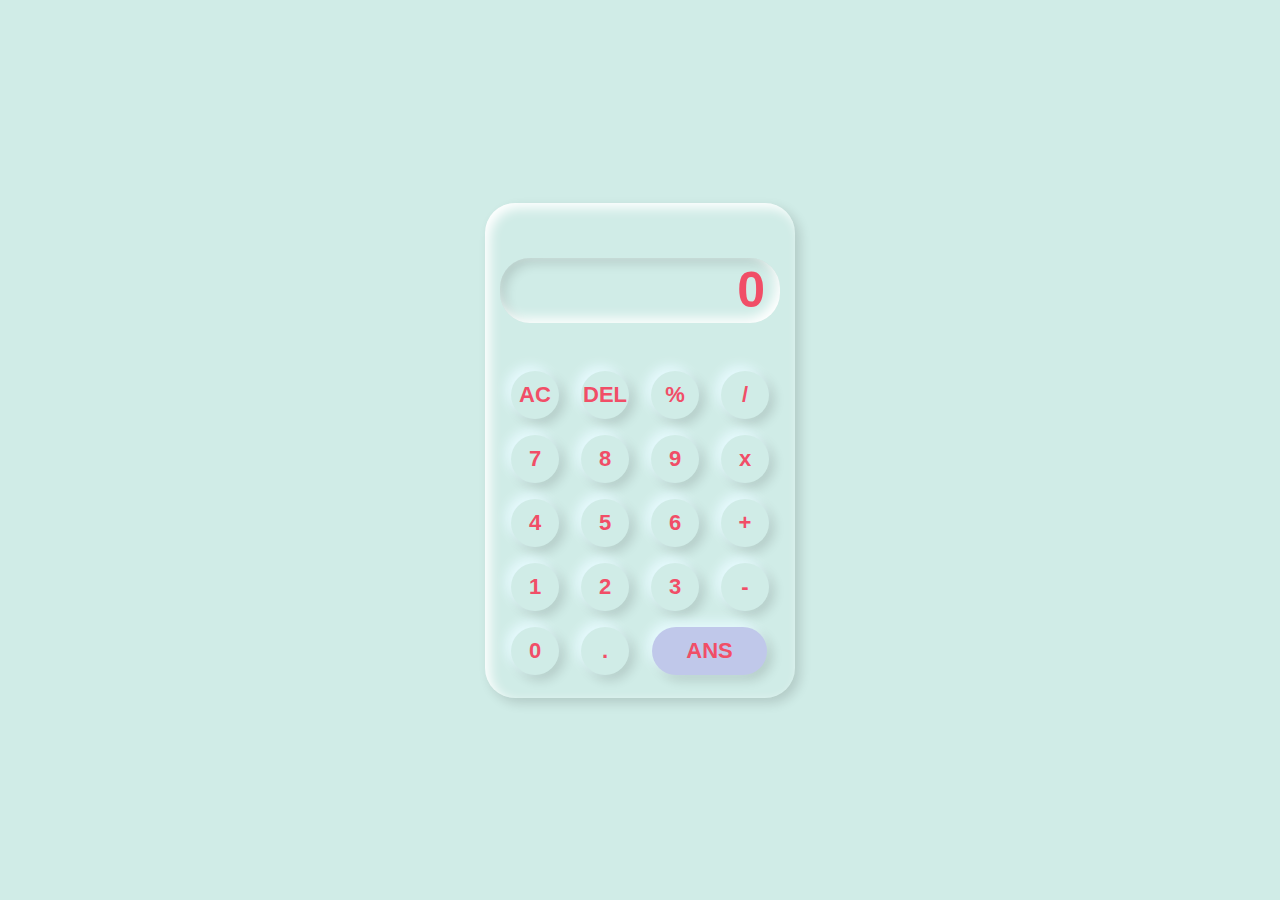
<file: index.html>
<!DOCTYPE html>
<html lang="en">
<head>
    <meta charset="UTF-8">
    <meta name="viewport" content="width=device-width, initial-scale=1.0">
    <link rel="stylesheet" href="Project4.css">
    <title>Calculator</title>
</head>
<body>
    <div class="container">
        <div class="calculator">
            <input type="text" placeholder="0" id="result">
            <button onclick = "clrs()">AC</button>
            <button onclick ="dle()">DEL</button>
            <button onclick="display('%')">%</button>
            <button onclick="display('/')">/</button>
            <button onclick="display('7')">7</button>
            <button onclick="display('8')">8</button>
            <button onclick="display('9')">9</button>
            <button onclick="display('x')">x</button>
            <button onclick="display('4')">4</button>
            <button onclick="display('5')">5</button>
            <button onclick="display('6')">6</button>
            <button onclick="display('+')">+</button>
            <button onclick="display('1')">1</button>
            <button onclick="display('2')">2</button>
            <button onclick="display('3')">3</button>
            <button onclick="display('-')">-</button>
            <button onclick="display('0')">0</button>
            <button onclick="display('.')">.</button>
        
            <button class ="equal" onclick="calculate()">ANS</button>
        </div>
    </div>
    <script src = "Project4.js">

    </script>
</body>
</html>
</file>
<file: Project4.css>
*{
    margin: 0%;
    padding: 0%;
    box-sizing: border-box;
    font-family: sans-serif;
    font-weight: bold;
    font-size: 22px;
    color: rgb(241, 78, 103);
    background-color: #d0ece7;
}
.container{
    height: 100vb;
    display: flex;
    justify-content: center;
    align-items: center;
}

.calculator{
    border-color: #d0ece7;
    padding: 15px;
    border-radius: 30px;
    box-shadow: inset 5px 5px 12px white, 
                      5px 5px 12px rgb(0, 0, 0, 0.14);
    display: grid;
    grid-template-columns: repeat(4,70px);

}
input{
    grid-column: span 4;
    width: 280px;
    height: 65px;
    background: #d0ece7;
    border: none;
    box-shadow: inset -5px -5px 12px white, 
                inset     5px 5px 12px rgb(0, 0, 0, 0.14);
    border-radius: 30px;
    outline:none;
    font-size: 50px;
    text-align: end;
    margin: 40px auto;
   

}
input::placeholder
{
    color: rgb(241, 78, 103);
    margin-left: 15px;

}
button{
    width: 48px;
    height: 48px;
    background: #d0ece7;
    box-shadow:  -5px -5px 12px rgb(230, 250, 254), 
                    5px 5px 12px rgb(0, 0, 0, 0.14);
    border-radius: 50%;
    border: none;
    margin: 8px auto;
    

}
.equal{
    width: 115px;
    border-radius: 40px;
     margin: 8px 12px ;
    background: #c0c8ea;
}
</file>
